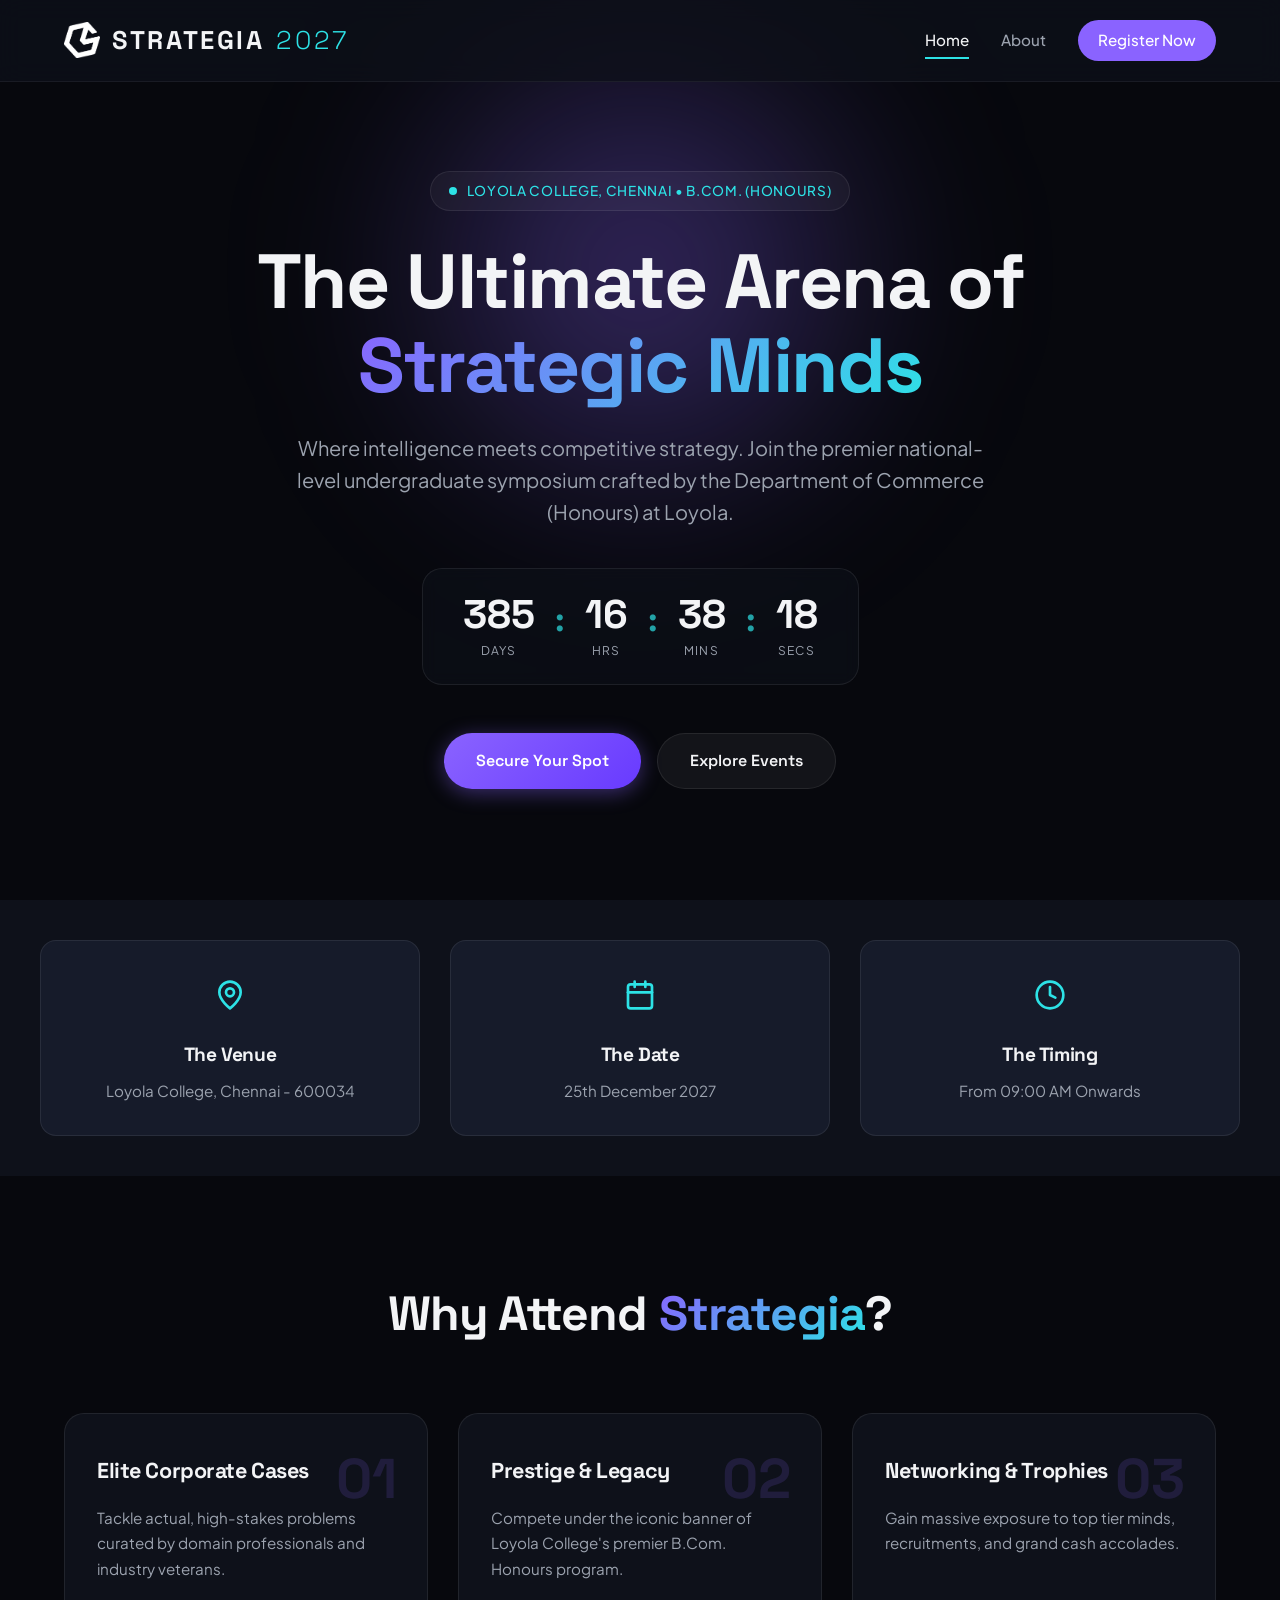
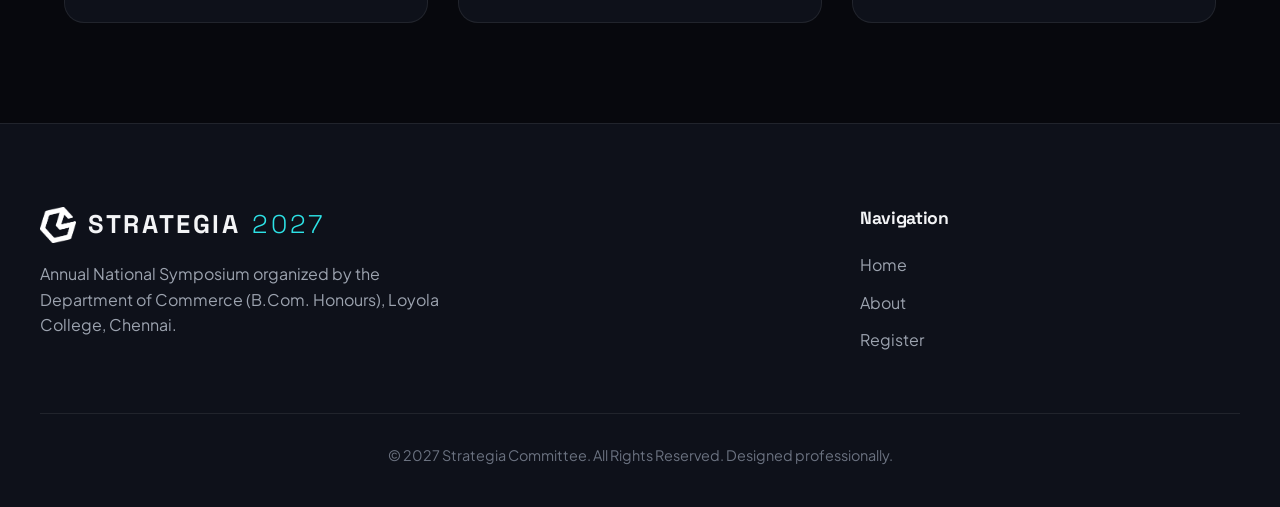
<file: index.html>
<!DOCTYPE html>
<html lang="en">
<head>
  <meta charset="utf-8">
  <meta name="viewport" content="width=device-width,initial-scale=1">
  <title>Strategia 2027 | Loyola College Chennai</title>
  <link rel="preconnect" href="https://fonts.googleapis.com">
  <link rel="preconnect" href="https://fonts.gstatic.com" crossorigin>
  <link href="https://fonts.googleapis.com/css2?family=Space+Grotesk:wght@400;500;600;700&family=Plus+Jakarta+Sans:wght@300;400;500;600;700&display=swap" rel="stylesheet">
  <link rel="stylesheet" href="styles.css">
</head>
<body>

  
  <!-- Dynamic Glass Header -->
  <header class="site-header">
    <div class="header-container">
      <a href="index.html" class="logo">
        <img src="assets/GalSol-White.png" alt="GalSol Logo" class="event-logo">
        STRATEGIA<span>2027</span>
      </a>
      <button class="menu-toggle" aria-label="Toggle Navigation">
        <span></span>
        <span></span>
      </button>
      <nav class="nav-menu">
        <a href="index.html" class="nav-link active">Home</a>
        <a href="pages/about.html" class="nav-link">About</a>
        <a href="pages/register.html" class="nav-link nav-btn">Register Now</a>
      </nav>
    </div>
  </header>

  <!-- Dynamic Cinematic Hero -->
  <section class="hero-section">
    <div class="hero-bg-glow"></div>
    <div class="hero-container">
      <div class="hero-badge reveal">
        <span class="pulse-dot"></span>
        Loyola College, Chennai • B.Com. (Honours)
      </div>
      <h1 class="hero-title reveal delay-1">
        The Ultimate Arena of <span class="gradient-text">Strategic Minds</span>
      </h1>
      <p class="hero-subtitle reveal delay-2">
        Where intelligence meets competitive strategy. Join the premier national-level undergraduate symposium crafted by the Department of Commerce (Honours) at Loyola.
      </p>
      
      <!-- Live Countdown -->
      <div class="countdown-container reveal delay-3" id="countdown" data-date="2027-12-25T09:00:00">
        <div class="countdown-item">
          <span class="count" id="days">365</span>
          <span class="label">Days</span>
        </div>
        <div class="countdown-separator">:</div>
        <div class="countdown-item">
          <span class="count" id="hours">00</span>
          <span class="label">Hrs</span>
        </div>
        <div class="countdown-separator">:</div>
        <div class="countdown-item">
          <span class="count" id="minutes">00</span>
          <span class="label">Mins</span>
        </div>
        <div class="countdown-separator">:</div>
        <div class="countdown-item">
          <span class="count" id="seconds">00</span>
          <span class="label">Secs</span>
        </div>
      </div>

      <div class="hero-ctas reveal delay-4">
        <a href="pages/register.html" class="btn btn-primary">Secure Your Spot</a>
        <a href="pages/about.html" class="btn btn-secondary">Explore Events</a>
      </div>
    </div>
  </section>

  <!-- Quick Info Row -->
  <section class="quick-info-section">
    <div class="info-grid">
      <div class="info-card reveal">
        <div class="info-icon">
          <svg xmlns="http://www.w3.org/2000/svg" width="32" height="32" viewBox="0 0 24 24" fill="none" stroke="var(--accent)" stroke-width="2" stroke-linecap="round" stroke-linejoin="round"><path d="M20 10c0 6-8 12-8 12s-8-6-8-12a8 8 0 0 1 16 0Z"/><circle cx="12" cy="10" r="3"/></svg>
        </div>
        <h3>The Venue</h3>
        <p>Loyola College, Chennai - 600034</p>
      </div>
      <div class="info-card reveal">
        <div class="info-icon">
          <svg xmlns="http://www.w3.org/2000/svg" width="32" height="32" viewBox="0 0 24 24" fill="none" stroke="var(--accent)" stroke-width="2" stroke-linecap="round" stroke-linejoin="round"><rect width="18" height="18" x="3" y="4" rx="2" ry="2"/><line x1="16" x2="16" y1="2" y2="6"/><line x1="8" x2="8" y1="2" y2="6"/><line x1="3" x2="21" y1="10" y2="10"/></svg>
        </div>
        <h3>The Date</h3>
        <p>25th December 2027</p>
      </div>
      <div class="info-card reveal">
        <div class="info-icon">
          <svg xmlns="http://www.w3.org/2000/svg" width="32" height="32" viewBox="0 0 24 24" fill="none" stroke="var(--accent)" stroke-width="2" stroke-linecap="round" stroke-linejoin="round"><circle cx="12" cy="12" r="10"/><polyline points="12 6 12 12 16 14"/></svg>
        </div>
        <h3>The Timing</h3>
        <p>From 09:00 AM Onwards</p>
      </div>
    </div>
  </section>

  <!-- Core Highlights -->
  <section class="highlights-section">
    <div class="section-container">
      <h2 class="section-title text-center reveal">Why Attend <span class="gradient-text">Strategia</span>?</h2>
      <div class="highlights-grid">
        <div class="highlight-item reveal">
          <div class="hl-number">01</div>
          <h3>Elite Corporate Cases</h3>
          <p>Tackle actual, high-stakes problems curated by domain professionals and industry veterans.</p>
        </div>
        <div class="highlight-item reveal">
          <div class="hl-number">02</div>
          <h3>Prestige & Legacy</h3>
          <p>Compete under the iconic banner of Loyola College's premier B.Com. Honours program.</p>
        </div>
        <div class="highlight-item reveal">
          <div class="hl-number">03</div>
          <h3>Networking & Trophies</h3>
          <p>Gain massive exposure to top tier minds, recruitments, and grand cash accolades.</p>
        </div>
      </div>
    </div>
  </section>

  <!-- Footer -->
  <footer class="site-footer">
    <div class="footer-container">
      <div class="footer-brand">
        <a href="index.html" class="logo" style="margin-bottom: 16px;">
          <img src="assets/GalSol-White.png" alt="GalSol Logo" class="event-logo">
          STRATEGIA<span>2027</span>
        </a>
        <p>Annual National Symposium organized by the Department of Commerce (B.Com. Honours), Loyola College, Chennai.</p>
      </div>
      <div class="footer-links">
        <h4>Navigation</h4>
        <a href="index.html">Home</a>
        <a href="pages/about.html">About</a>
        <a href="pages/register.html">Register</a>
      </div>
    </div>
    <div class="footer-bottom">
      <p>&copy; 2027 Strategia Committee. All Rights Reserved. Designed professionally.</p>
    </div>
  </footer>

  <script src="script.js"></script>
</body>
</html>
</file>
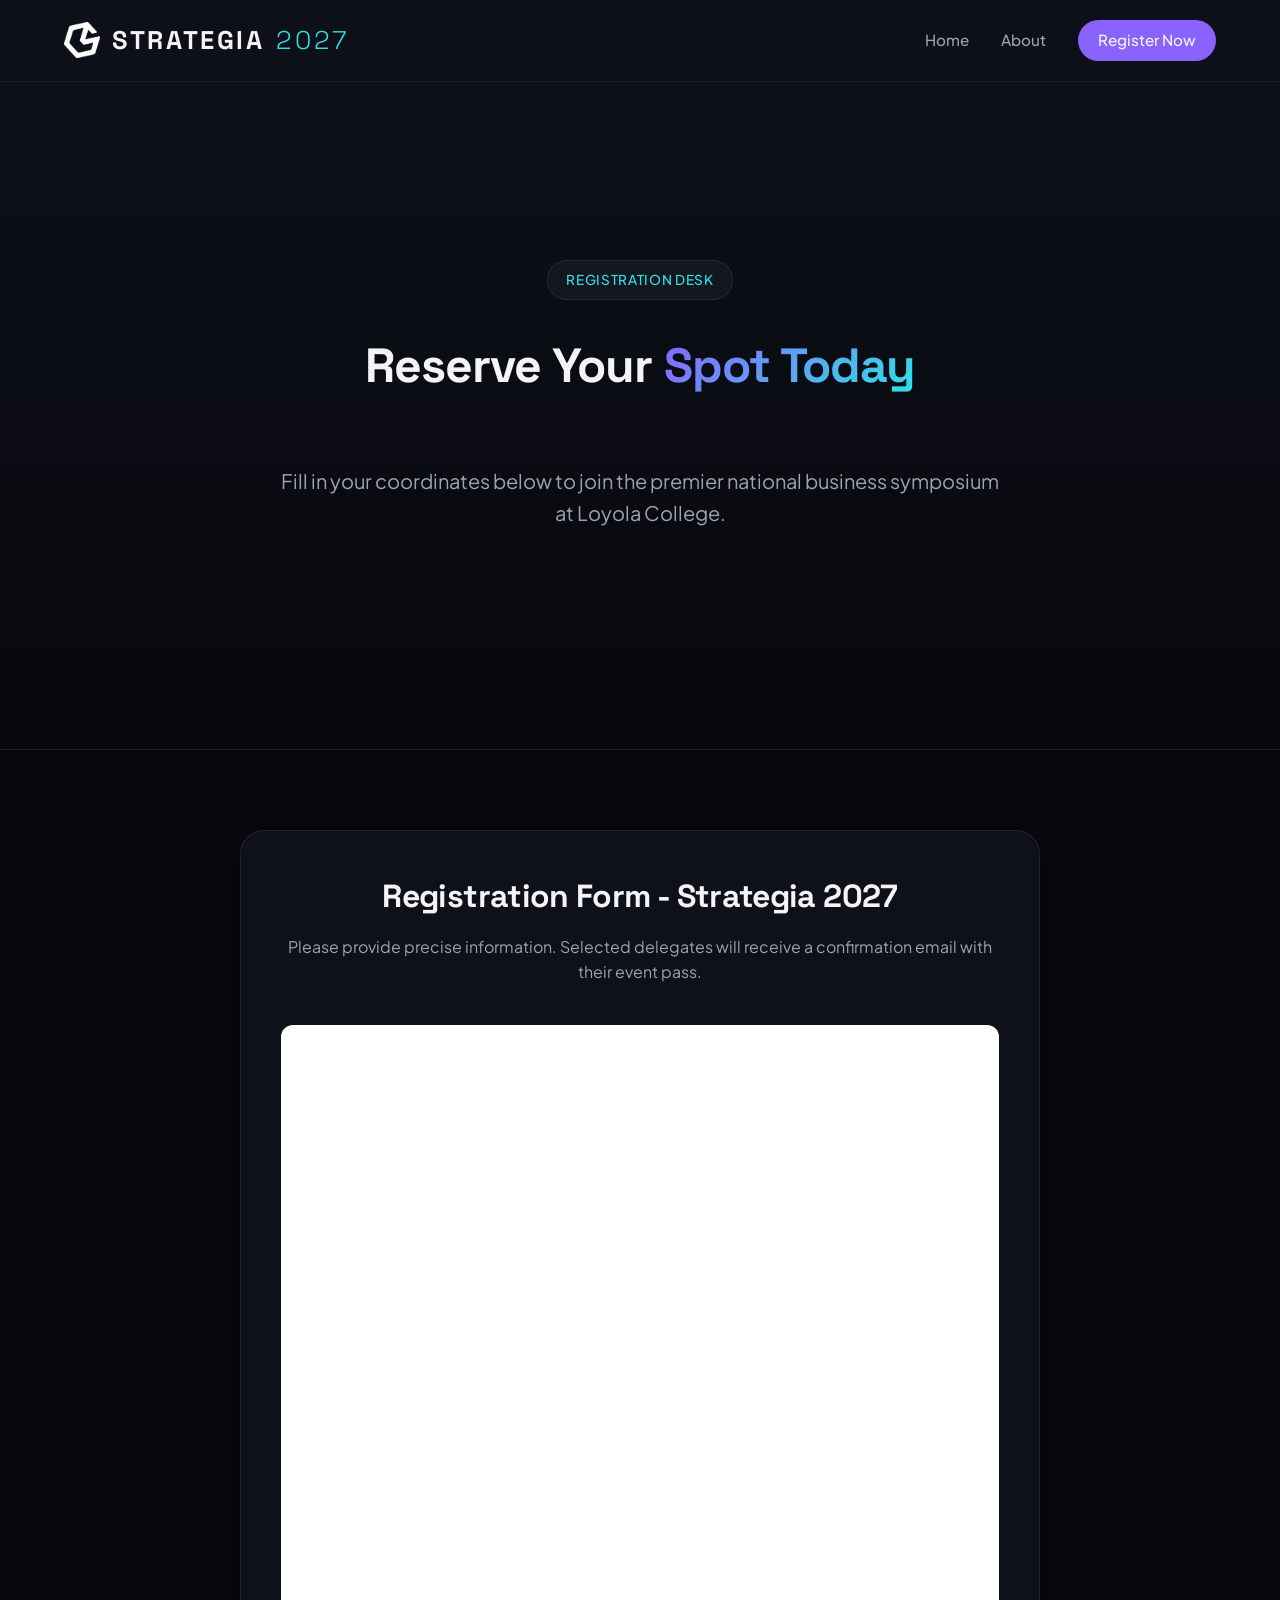
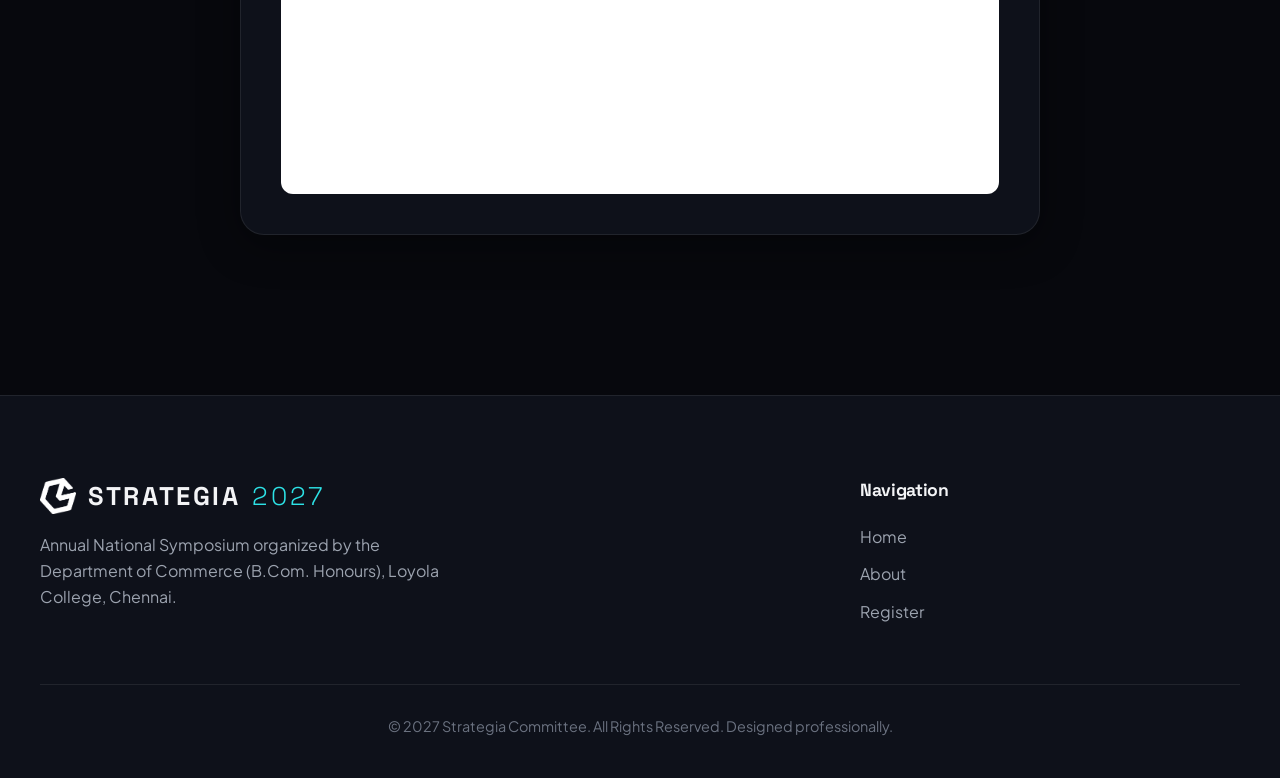
<file: pages/register.html>
<!DOCTYPE html>
<html lang="en">
<head>
  <meta charset="utf-8">
  <meta name="viewport" content="width=device-width,initial-scale=1">
  <title>Register | Strategia 2027</title>
  <link rel="preconnect" href="https://fonts.googleapis.com">
  <link rel="preconnect" href="https://fonts.gstatic.com" crossorigin>
  <link href="https://fonts.googleapis.com/css2?family=Space+Grotesk:wght@400;500;600;700&family=Plus+Jakarta+Sans:wght@300;400;500;600;700&display=swap" rel="stylesheet">
  <link rel="stylesheet" href="../styles.css">
</head>
<body>

  <!-- Dynamic Glass Header -->
  <header class="site-header">
    <div class="header-container">
      <a href="../index.html" class="logo">
        <img src="../assets/GalSol-White.png" alt="GalSol Logo" class="event-logo">
        STRATEGIA<span>2027</span>
      </a>
      <button class="menu-toggle" aria-label="Toggle Navigation">
        <span></span>
        <span></span>
      </button>
      <nav class="nav-menu">
        <a href="../index.html" class="nav-link">Home</a>
        <a href="about.html" class="nav-link">About</a>
        <a href="register.html" class="nav-link active nav-btn">Register Now</a>
      </nav>
    </div>
  </header>

  <!-- Page Banner -->
  <section class="page-hero">
    <div class="section-container">
      <div class="hero-badge reveal">Registration Desk</div>
      <h1 class="section-title reveal delay-1">Reserve Your <span class="gradient-text">Spot Today</span></h1>
      <p class="hero-subtitle reveal delay-2">Fill in your coordinates below to join the premier national business symposium at Loyola College.</p>
    </div>
  </section>

  <!-- Dynamic Form Integration Section -->
  <section class="about-editorial-section">
    <div class="section-container" style="padding: 0 24px 80px;">
      <div class="registration-container reveal">
        <div class="registration-header">
          <h2>Registration Form - Strategia 2027</h2>
          <p>Please provide precise information. Selected delegates will receive a confirmation email with their event pass.</p>
        </div>
        
        <div class="form-wrapper">
          <!-- Embedding the exact GS Form requested for the event -->
          <iframe src="https://galsol.in/gs-form-view?f=rsvp-for-event-7sclf" style="width:100%;height:760px;border:0;"></iframe>
        </div>
      </div>
    </div>
  </section>

  <!-- Footer -->
  <footer class="site-footer">
    <div class="footer-container">
      <div class="footer-brand">
        <a href="../index.html" class="logo" style="margin-bottom: 16px;">
          <img src="../assets/GalSol-White.png" alt="GalSol Logo" class="event-logo">
          STRATEGIA<span>2027</span>
        </a>
        <p>Annual National Symposium organized by the Department of Commerce (B.Com. Honours), Loyola College, Chennai.</p>
      </div>
      <div class="footer-links">
        <h4>Navigation</h4>
        <a href="../index.html">Home</a>
        <a href="about.html">About</a>
        <a href="register.html">Register</a>
      </div>
    </div>
    <div class="footer-bottom">
      <p>&copy; 2027 Strategia Committee. All Rights Reserved. Designed professionally.</p>
    </div>
  </footer>

  <script src="../script.js"></script>
</body>
</html>
</file>
<file: styles.css>
/* --- Custom Variables & Modern Palette --- */
:root {
  --bg-dark: #07080d;
  --bg-surface: #0e111a;
  --bg-surface-elevated: #161b2a;
  --primary: #8a63ff;
  --primary-glow: rgba(138, 99, 255, 0.4);
  --accent: #2de2e6;
  --text-primary: #f3f4f6;
  --text-secondary: #9ca3af;
  --text-muted: #6b7280;
  --border: rgba(255, 255, 255, 0.08);
  --border-hover: rgba(138, 99, 255, 0.3);
  --glass-bg: rgba(14, 17, 26, 0.75);
  --glass-border: rgba(255, 255, 255, 0.06);
  --font-display: 'Space Grotesk', sans-serif;
  --font-body: 'Plus Jakarta Sans', sans-serif;
  --transition: all 0.4s cubic-bezier(0.16, 1, 0.3, 1);
}

/* --- Base Resets & Global Styles --- */
* {
  box-sizing: border-box;
  margin: 0;
  padding: 0;
}

html {
  scroll-behavior: smooth;
  background-color: var(--bg-dark);
}

body {
  font-family: var(--font-body);
  color: var(--text-primary);
  background-color: var(--bg-dark);
  line-height: 1.6;
  overflow-x: hidden;
  -webkit-font-smoothing: antialiased;
}

/* --- Layout Containers --- */
.section-container {
  max-width: 1200px;
  margin: 0 auto;
  padding: 100px 24px;
}

/* --- Typography --- */
h1, h2, h3, h4, .logo {
  font-family: var(--font-display);
  font-weight: 700;
  letter-spacing: -0.02em;
}

.gradient-text {
  background: linear-gradient(135deg, var(--primary) 0%, var(--accent) 100%);
  -webkit-background-clip: text;
  -webkit-text-fill-color: transparent;
  background-clip: text;
}

/* --- Header & Navigation --- */
.site-header {
  position: fixed;
  top: 0;
  left: 0;
  width: 100%;
  z-index: 1000;
  background: var(--glass-bg);
  backdrop-filter: blur(12px);
  -webkit-backdrop-filter: blur(12px);
  border-bottom: 1px solid var(--glass-border);
  transition: var(--transition);
}

.header-container {
  max-width: 1200px;
  margin: 0 auto;
  padding: 20px 24px;
  display: flex;
  align-items: center;
  justify-content: space-between;
}

.logo {
  font-size: 1.6rem;
  text-decoration: none;
  color: var(--text-primary);
  letter-spacing: 0.1em;
  display: flex;
  align-items: center;
  gap: 12px;
}

.logo span {
  color: var(--accent);
  font-weight: 300;
}

.event-logo {
  height: 36px;
  width: auto;
  object-fit: contain;
}

.nav-menu {
  display: flex;
  align-items: center;
  gap: 32px;
}

.nav-link {
  text-decoration: none;
  color: var(--text-secondary);
  font-weight: 500;
  font-size: 0.95rem;
  transition: var(--transition);
  position: relative;
}

.nav-link:hover, .nav-link.active {
  color: var(--text-primary);
}

.nav-link:not(.nav-btn)::after {
  content: '';
  position: absolute;
  bottom: -6px;
  left: 0;
  width: 0;
  height: 2px;
  background: var(--accent);
  transition: var(--transition);
}

.nav-link:hover::after, .nav-link.active::after {
  width: 100%;
}

/* Hamburger menu button */
.menu-toggle {
  display: none;
  flex-direction: column;
  justify-content: space-between;
  width: 24px;
  height: 18px;
  background: transparent;
  border: none;
  cursor: pointer;
  z-index: 1010;
}

.menu-toggle span {
  width: 100%;
  height: 2px;
  background-color: var(--text-primary);
  transition: var(--transition);
}

/* --- Buttons --- */
.btn {
  display: inline-flex;
  align-items: center;
  justify-content: center;
  padding: 14px 32px;
  border-radius: 50px;
  font-family: var(--font-display);
  font-weight: 600;
  font-size: 1rem;
  text-decoration: none;
  transition: var(--transition);
  cursor: pointer;
}

.btn-primary {
  background: linear-gradient(135deg, var(--primary) 0%, #683aff 100%);
  color: #ffffff;
  border: none;
  box-shadow: 0 4px 20px var(--primary-glow);
}

.btn-primary:hover {
  transform: translateY(-2px);
  box-shadow: 0 8px 30px var(--primary-glow);
}

.btn-secondary {
  background: rgba(255, 255, 255, 0.05);
  color: var(--text-primary);
  border: 1px solid var(--border);
}

.btn-secondary:hover {
  background: rgba(255, 255, 255, 0.1);
  border-color: var(--text-secondary);
}

.nav-btn {
  background: var(--primary);
  color: #fff;
  padding: 8px 20px;
  border-radius: 50px;
}

.nav-btn:hover {
  background: #9b7bff;
  box-shadow: 0 4px 15px var(--primary-glow);
}

/* --- Hero Section --- */
.hero-section {
  position: relative;
  min-height: 100vh;
  display: flex;
  align-items: center;
  justify-content: center;
  padding: 140px 24px 80px;
  overflow: hidden;
}

.hero-bg-glow {
  position: absolute;
  top: 30%;
  left: 50%;
  transform: translate(-50%, -50%);
  width: 600px;
  height: 600px;
  background: radial-gradient(circle, var(--primary-glow) 0%, rgba(7, 8, 13, 0) 70%);
  filter: blur(80px);
  z-index: 1;
  pointer-events: none;
}

.hero-container {
  max-width: 900px;
  text-align: center;
  position: relative;
  z-index: 2;
}

.hero-badge {
  display: inline-flex;
  align-items: center;
  gap: 10px;
  background: rgba(255, 255, 255, 0.04);
  border: 1px solid var(--border);
  padding: 8px 18px;
  border-radius: 50px;
  font-size: 0.85rem;
  font-weight: 500;
  letter-spacing: 0.05em;
  text-transform: uppercase;
  color: var(--accent);
  margin-bottom: 28px;
}

.pulse-dot {
  width: 8px;
  height: 8px;
  background-color: var(--accent);
  border-radius: 50%;
  animation: pulse 1.8s infinite;
}

@keyframes pulse {
  0% { transform: scale(0.9); opacity: 0.6; }
  50% { transform: scale(1.2); opacity: 1; }
  100% { transform: scale(0.9); opacity: 0.6; }
}

.hero-title {
  font-size: clamp(2.5rem, 7vw, 4.8rem);
  line-height: 1.1;
  margin-bottom: 24px;
}

.hero-subtitle {
  font-size: clamp(1rem, 2.5vw, 1.25rem);
  color: var(--text-secondary);
  max-width: 720px;
  margin: 0 auto 40px;
}

.hero-ctas {
  display: flex;
  gap: 16px;
  justify-content: center;
}

/* --- Countdown Component --- */
.countdown-container {
  display: inline-flex;
  align-items: center;
  gap: 20px;
  background: rgba(14, 17, 26, 0.6);
  border: 1px solid var(--border);
  padding: 24px 40px;
  border-radius: 20px;
  backdrop-filter: blur(8px);
  margin-bottom: 48px;
}

.countdown-item {
  display: flex;
  flex-direction: column;
  align-items: center;
}

.countdown-item .count {
  font-family: var(--font-display);
  font-size: 2.5rem;
  font-weight: 700;
  color: var(--text-primary);
  line-height: 1.1;
}

.countdown-item .label {
  font-size: 0.75rem;
  text-transform: uppercase;
  letter-spacing: 0.1em;
  color: var(--text-secondary);
  margin-top: 4px;
}

.countdown-separator {
  font-family: var(--font-display);
  font-size: 2rem;
  font-weight: 700;
  color: var(--accent);
  opacity: 0.7;
  padding-bottom: 12px;
}

/* --- Quick Info Row --- */
.quick-info-section {
  padding: 40px 24px;
  background-color: var(--bg-surface);
  border-y: 1px solid var(--border);
}

.info-grid {
  max-width: 1200px;
  margin: 0 auto;
  display: grid;
  grid-template-columns: repeat(3, 1fr);
  gap: 30px;
}

.info-card {
  background: var(--bg-surface-elevated);
  border: 1px solid var(--border);
  border-radius: 16px;
  padding: 32px;
  text-align: center;
  transition: var(--transition);
}

.info-card:hover {
  transform: translateY(-5px);
  border-color: var(--border-hover);
}

.info-icon {
  font-size: 2rem;
  margin-bottom: 16px;
}

.info-card h3 {
  font-size: 1.2rem;
  margin-bottom: 8px;
}

.info-card p {
  color: var(--text-secondary);
  font-size: 0.95rem;
}

/* --- Highlights Section --- */
.highlights-section {
  background: var(--bg-dark);
}

.section-title {
  font-size: clamp(2rem, 4vw, 3rem);
  margin-bottom: 60px;
}

.text-center {
  text-align: center;
}

.highlights-grid {
  display: grid;
  grid-template-columns: repeat(3, 1fr);
  gap: 30px;
}

.highlight-item {
  background: var(--bg-surface);
  border: 1px solid var(--border);
  border-radius: 20px;
  padding: 40px 32px;
  position: relative;
  transition: var(--transition);
}

.highlight-item:hover {
  border-color: var(--border-hover);
  transform: translateY(-4px);
}

.hl-number {
  font-family: var(--font-display);
  font-size: 3.5rem;
  font-weight: 800;
  color: rgba(138, 99, 255, 0.15);
  position: absolute;
  top: 20px;
  right: 30px;
}

.highlight-item h3 {
  font-size: 1.35rem;
  margin-bottom: 16px;
  position: relative;
  z-index: 2;
}

.highlight-item p {
  color: var(--text-secondary);
  font-size: 0.95rem;
  line-height: 1.7;
}

/* --- About Pages Styles --- */
.page-hero {
  padding: 160px 24px 80px;
  text-align: center;
  background: linear-gradient(180deg, var(--bg-surface) 0%, var(--bg-dark) 100%);
  border-bottom: 1px solid var(--border);
}

.about-editorial-section {
  padding: 80px 24px;
}

.editorial-layout {
  display: grid;
  grid-template-columns: 1fr;
  gap: 80px;
  max-width: 900px;
  margin: 0 auto;
}

.editorial-block {
  display: grid;
  grid-template-columns: 240px 1fr;
  gap: 40px;
  align-items: start;
}

.editorial-block.media-block {
  grid-template-columns: 1fr 1fr;
  align-items: center;
  background: var(--bg-surface);
  border: 1px solid var(--border);
  padding: 40px;
  border-radius: 24px;
  transition: var(--transition);
}

.editorial-block.media-block:hover {
  border-color: var(--border-hover);
  box-shadow: 0 10px 30px rgba(138, 99, 255, 0.1);
}

.editorial-media {
  width: 100%;
  height: 320px;
  border-radius: 16px;
  overflow: hidden;
  border: 1px solid rgba(255, 255, 255, 0.1);
}

.campus-image {
  width: 100%;
  height: 100%;
  object-fit: cover;
  transition: var(--transition);
}

.editorial-block.media-block:hover .campus-image {
  transform: scale(1.05);
}

.editorial-tag {
  font-family: var(--font-display);
  font-size: 1.1rem;
  font-weight: 700;
  color: var(--accent);
  text-transform: uppercase;
  letter-spacing: 0.1em;
  border-left: 3px solid var(--primary);
  padding-left: 16px;
  margin-top: 6px;
  margin-bottom: 16px;
}

.editorial-content h2 {
  font-size: 2.2rem;
  margin-bottom: 20px;
}

.editorial-content p {
  color: var(--text-secondary);
  font-size: 1.05rem;
  line-height: 1.8;
  margin-bottom: 16px;
}

/* --- Registration Section --- */
.registration-container {
  max-width: 800px;
  margin: 0 auto;
  background: var(--bg-surface);
  border: 1px solid var(--border);
  border-radius: 24px;
  padding: 40px;
  box-shadow: 0 10px 40px rgba(0, 0, 0, 0.4);
}

.registration-header {
  text-align: center;
  margin-bottom: 40px;
}

.registration-header h2 {
  font-size: 2rem;
  margin-bottom: 12px;
}

.registration-header p {
  color: var(--text-secondary);
}

.form-wrapper {
  overflow: hidden;
  border-radius: 12px;
  border: 1px solid var(--border);
  background: #ffffff;
}

/* --- Footer --- */
.site-footer {
  background: var(--bg-surface);
  border-top: 1px solid var(--border);
  padding: 80px 24px 40px;
}

.footer-container {
  max-width: 1200px;
  margin: 0 auto;
  display: grid;
  grid-template-columns: 2fr 1fr;
  gap: 60px;
  margin-bottom: 60px;
}

.footer-brand p {
  color: var(--text-secondary);
  margin-top: 16px;
  max-width: 400px;
}

.footer-links {
  display: flex;
  flex-direction: column;
  gap: 12px;
}

.footer-links h4 {
  font-size: 1.1rem;
  margin-bottom: 8px;
}

.footer-links a {
  text-decoration: none;
  color: var(--text-secondary);
  transition: var(--transition);
}

.footer-links a:hover {
  color: var(--accent);
}

.footer-bottom {
  max-width: 1200px;
  margin: 0 auto;
  border-top: 1px solid var(--border);
  padding-top: 30px;
  text-align: center;
  color: var(--text-muted);
  font-size: 0.9rem;
}

/* --- Scroll Reveal Animations --- */
.reveal {
  opacity: 0;
  transform: translateY(30px);
  transition: opacity 0.8s cubic-bezier(0.16, 1, 0.3, 1), transform 0.8s cubic-bezier(0.16, 1, 0.3, 1);
}

.reveal.active {
  opacity: 1;
  transform: translateY(0);
}

.delay-1 { transition-delay: 0.1s; }
.delay-2 { transition-delay: 0.2s; }
.delay-3 { transition-delay: 0.3s; }
.delay-4 { transition-delay: 0.4s; }

/* --- Mobile Responsiveness --- */
@media (max-width: 991px) {
  .info-grid, .highlights-grid {
    grid-template-columns: 1fr;
  }
  
  .editorial-block, .editorial-block.media-block {
    grid-template-columns: 1fr;
    gap: 24px;
    padding: 24px;
  }

  .editorial-media {
    height: 240px;
  }
}

@media (max-width: 768px) {
  .menu-toggle {
    display: flex;
  }

  .nav-menu {
    position: fixed;
    top: 75px;
    left: 0;
    width: 100%;
    background: var(--bg-surface);
    flex-direction: column;
    padding: 40px 24px;
    gap: 24px;
    border-bottom: 1px solid var(--border);
    transform: translateY(-120%);
    transition: var(--transition);
    pointer-events: none;
  }

  .nav-menu.mobile-active {
    transform: translateY(0);
    pointer-events: all;
  }

  .menu-toggle.active span:nth-child(1) {
    transform: translateY(8px) rotate(45deg);
  }

  .menu-toggle.active span:nth-child(2) {
    opacity: 0;
  }

  .menu-toggle.active span:nth-child(3) {
    transform: translateY(-8px) rotate(-45deg);
  }

  .countdown-container {
    gap: 12px;
    padding: 16px 20px;
  }

  .countdown-item .count {
    font-size: 1.8rem;
  }

  .countdown-separator {
    font-size: 1.5rem;
  }

  .hero-ctas {
    flex-direction: column;
  }

  .footer-container {
    grid-template-columns: 1fr;
    gap: 40px;
  }
}
</file>
